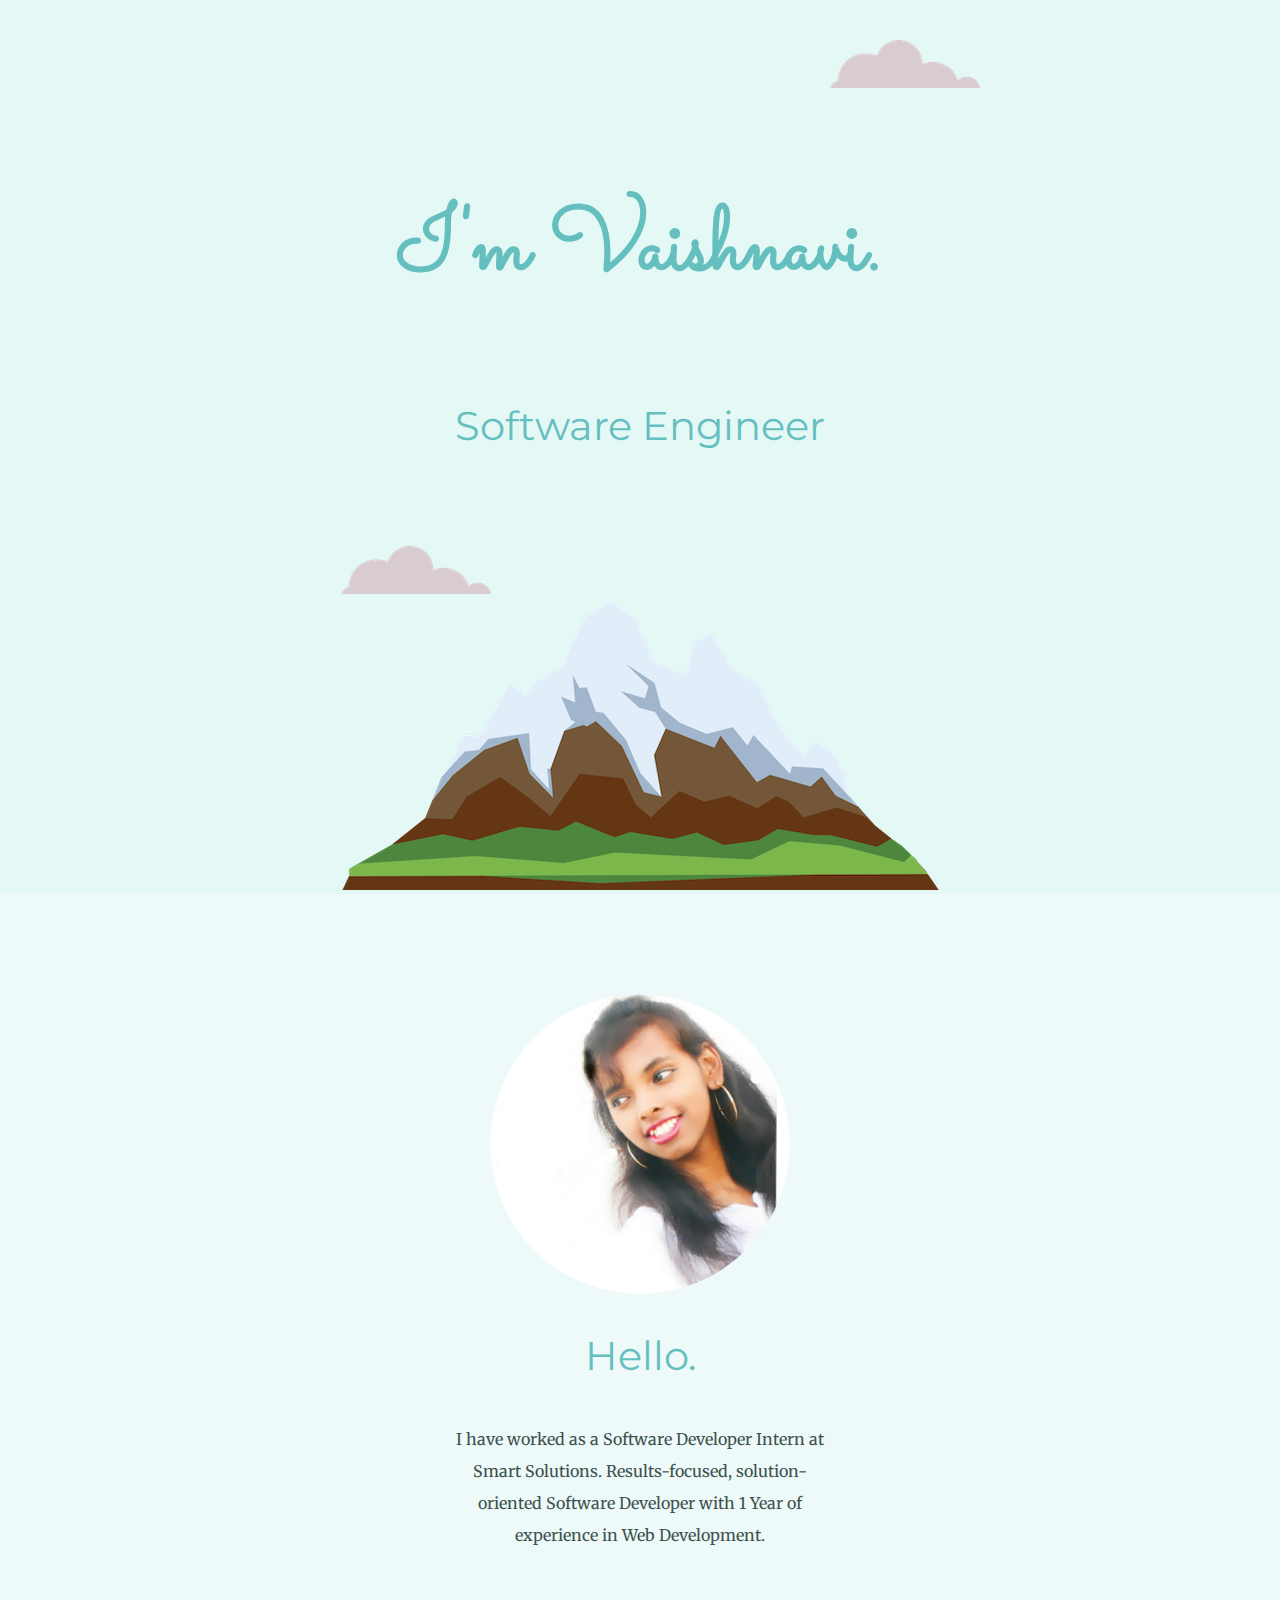
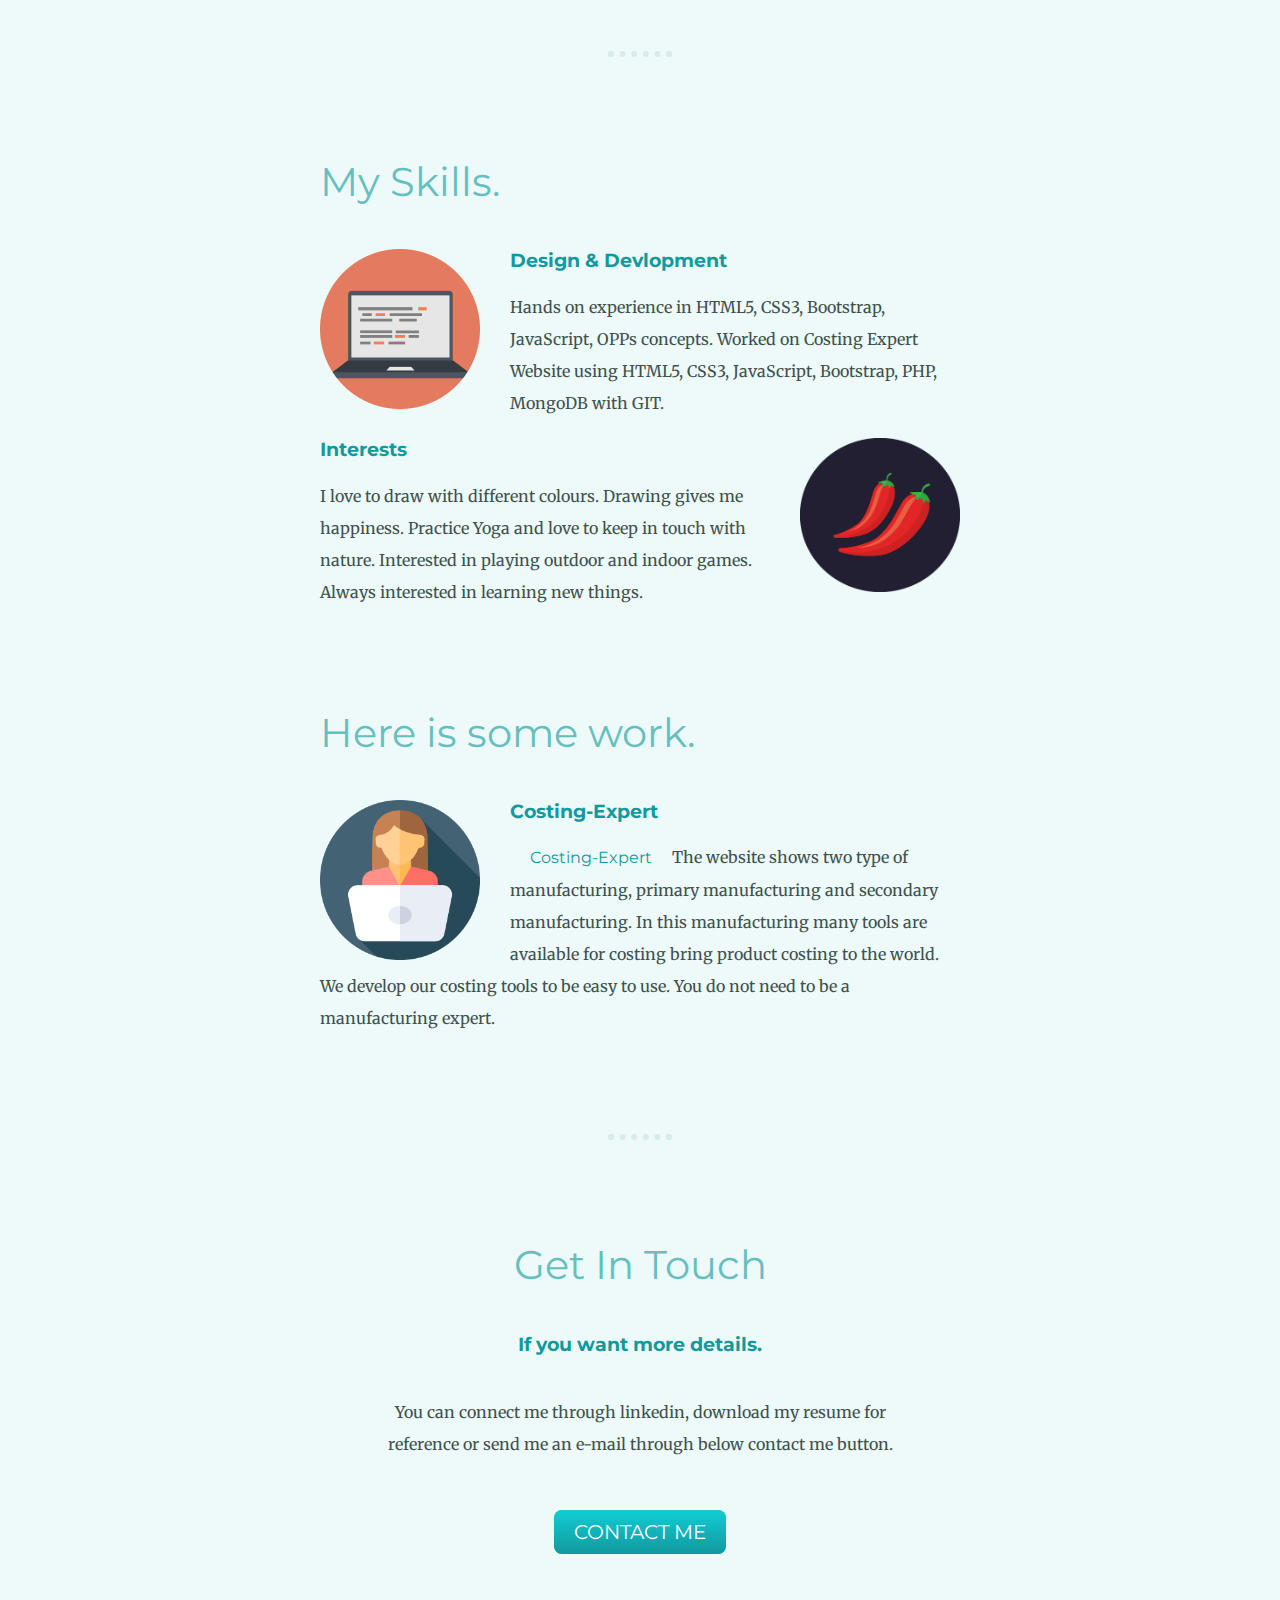
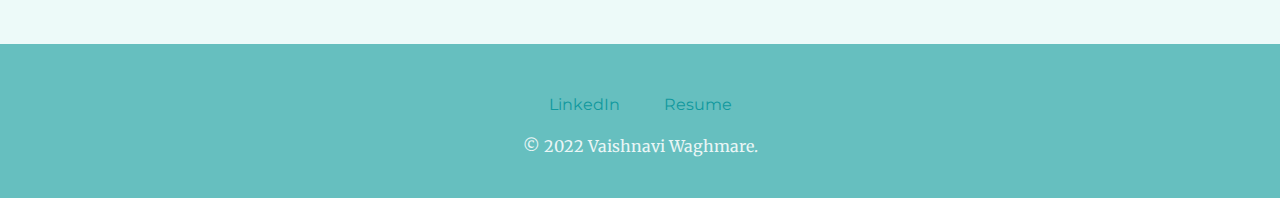
<file: index.html>
<!DOCTYPE html>
<html lang="en">
<head>
    <meta charset="UTF-8">
    <meta http-equiv="X-UA-Compatible" content="IE=edge">
    <link rel="preconnect" href="https://fonts.googleapis.com" />
    <link rel="preconnect" href="https://fonts.gstatic.com" crossorigin />
    <link href="https://fonts.googleapis.com/css2?family=Merriweather&family=Montserrat&family=Sacramento&display=swap"rel="stylesheet"/>
    
    <link rel="stylesheet" href="css/style.css">
    <link rel="icon" href="favicon.ico">
    <title>Vaishnavi</title>
    
</head>
<body>
    <div class="top-container">
        <img class="top-cloud" src="images/cloud.png" alt="">
        <h1>I'm Vaishnavi.</h1>
       <h2> Software Engineer</p></h2>
        <img class="bottom-cloud" src="images/cloud.png" alt="">
        <img src="images/mountain.png" alt="">
    </div>
    <div class="middle-container">
        <div class="profile">
          <img class="profile_pic" src="images/pic.jpg" alt="" />
          <h2>Hello.</h2>
          <p class="intro">
            I have worked as a Software Developer Intern at Smart Solutions. Results-focused,
            solution-oriented Software Developer with 1 Year of experience in
            Web Development.
          </p>
        </div>
        <hr />
        <div class="skills">
          <h2>My Skills.</h2>
          <div class="skill-row">
            <img class="computer-img" src="images/computer.png" alt="" />
            <h3>Design & Devlopment</h3>
            <p>
              Hands on experience in HTML5, CSS3, Bootstrap, JavaScript, OPPs concepts. Worked
              on Costing Expert Website using HTML5, CSS3, JavaScript, Bootstrap, PHP, MongoDB
              with GIT. 
            </p>
          </div>
          <div class="skill-row">
            <img class="chilli-img" src="images/chillies.png" alt="" />
            <h3>Interests</h3>
            <p>
              I love to draw with different colours. Drawing gives me happiness.
              Practice Yoga and love to keep in touch with nature. Interested in
              playing outdoor and indoor games. Always interested in learning new
              things.
            </p>
          </div>
        </div>
        <div class="mywork skills">
          <h2> Here is some work.</h2>
          <div class="skill-row">
            <img class="work-img" src="images/work.png" alt="" />
            <h3>Costing-Expert</h3>
            <p><a href="https://costing-expert.com/">Costing-Expert</a>The website shows two type of manufacturing, primary
              manufacturing and secondary manufacturing. In this
              manufacturing many tools are available for costing bring
              product costing to the world. We develop our costing tools
              to be easy to use. You do not need to be a manufacturing
              expert. 
              </p>
          </div>
        </div>



        <hr />
        <div class="contact-me">
          <h2>Get In Touch</h2>
          <h3>If you want more details.</h3>
          <p class="contact-message">
            You can connect me through linkedin, download my resume for reference
            or send me an e-mail through below contact me button.
          </p>
          <a class="btn" href="mailto:vaishnaviwaghmare752email.com" target="_blank">CONTACT ME</a>
        </div>
      </div>
      <div class="bottom-container">
        <a
          class="footer-link"
          href="https://www.linkedin.com/in/vaishnavi-waghmare-815a37229/"
          target="_blank"
          >LinkedIn</a>
        <a
          class="footer-link"
          href="https://drive.google.com/file/d/1Ju0u2h_AUWYxiBkQgxx2aJMEh9LlEIvS/view?usp=drive_link"
          target="_blank"
          >Resume</a
        >
        <p class="copyright">© 2022 Vaishnavi Waghmare.</p>
      </div>
</body>
</html>
</file>
<file: css/style.css>
body{
    color: #40514E;
    margin: 0;
    text-align: center;
    font-family:  'Merriweather', serif;
    background-color: #edfaf9;
}

h1{
    color: #66bfbf;
    font-size:5.625rem;
    line-height: 2;
    margin-top:50px auto 0 auto;
    font-family: 'Sacramento', cursive !important;
    
}
h2{
    color: #66bfbf;
    font-family:  'Montserrat', serif;
    font-size: 2.5rem;
    font-weight: normal;
    padding-bottom: 10px;
}
h3{
    color: #11999E;
    font-family:  'Montserrat', serif;
}
p{
    line-height: 2;
}
hr{
    border: dotted #d8ebeb 6px;
    border-bottom: none;
    width: 4%;
    margin: 100px auto 100px auto;

}
a{
    color: #11999E;
    font-family:  'Montserrat', serif;
    margin: 10px 20px;
    text-decoration: none ;

}
a:hover{
    color: #EAF6F6;
}

.top-container{
    background-color: #E4F9F5;
    position: relative;
    padding-top: 100px;
}
.middle-container{
    margin: 100px 0;

}
.bottom-container
{
    background-color: #66bfbf;
    padding: 50px 0 20px;
}
.skills{
    width: 50%;
    margin: 100px auto 100px auto;
    text-align: left;
   
}

.intro{
    width: 30%;
    margin: auto ;
}
.contact-message{
    width: 40%;

margin: 40px auto 60px auto;}

.top-cloud{
    position: absolute;
    right: 300px;
    top: 40px;
}
.bottom-cloud{
    position: absolute;
    left: 250;
    bottom: 300px;
}
.computer-img{
    width: 25%;
    float: left;
    margin-right: 30px;
}
.chilli-img{
    width: 25%;
    float: right;
    margin-left: 30px;
}
.work-img{
    width: 25%;
    float: left;
    margin-right: 30px;
}
.profile_pic {
	width: 300px;
	height: 300px;
	object-fit: cover;
	border-radius: 50%;
}
.btn {
    background: #11cdd4;
    background-image: -webkit-linear-gradient(top, #11cdd4, #11999E);
    background-image: -moz-linear-gradient(top, #11cdd4, #11999E);
    background-image: -ms-linear-gradient(top, #11cdd4, #11999E);
    background-image: -o-linear-gradient(top, #11cdd4, #11999E);
    background-image: linear-gradient(to bottom, #11cdd4, #11999E);
    -webkit-border-radius: 8;
    -moz-border-radius: 8;
    border-radius: 8px;
    font-family:  'Montserrat', serif;
    color: #ffffff;
    font-size: 20px;
    padding: 10px 20px 10px 20px;
    text-decoration: none;
  }
  
  .btn:hover {
    background: #30e3cd;
    background-image: -webkit-linear-gradient(top, #30e3cd, #2bc4ad);
    background-image: -moz-linear-gradient(top, #30e3cd, #2bc4ad);
    background-image: -ms-linear-gradient(top, #30e3cd, #2bc4ad);
    background-image: -o-linear-gradient(top, #30e3cd, #2bc4ad);
    background-image: linear-gradient(to bottom, #30e3cd, #2bc4ad);
    text-decoration: none;
  }

.copyright{
    color: #EAF6F6;
}
</file>
